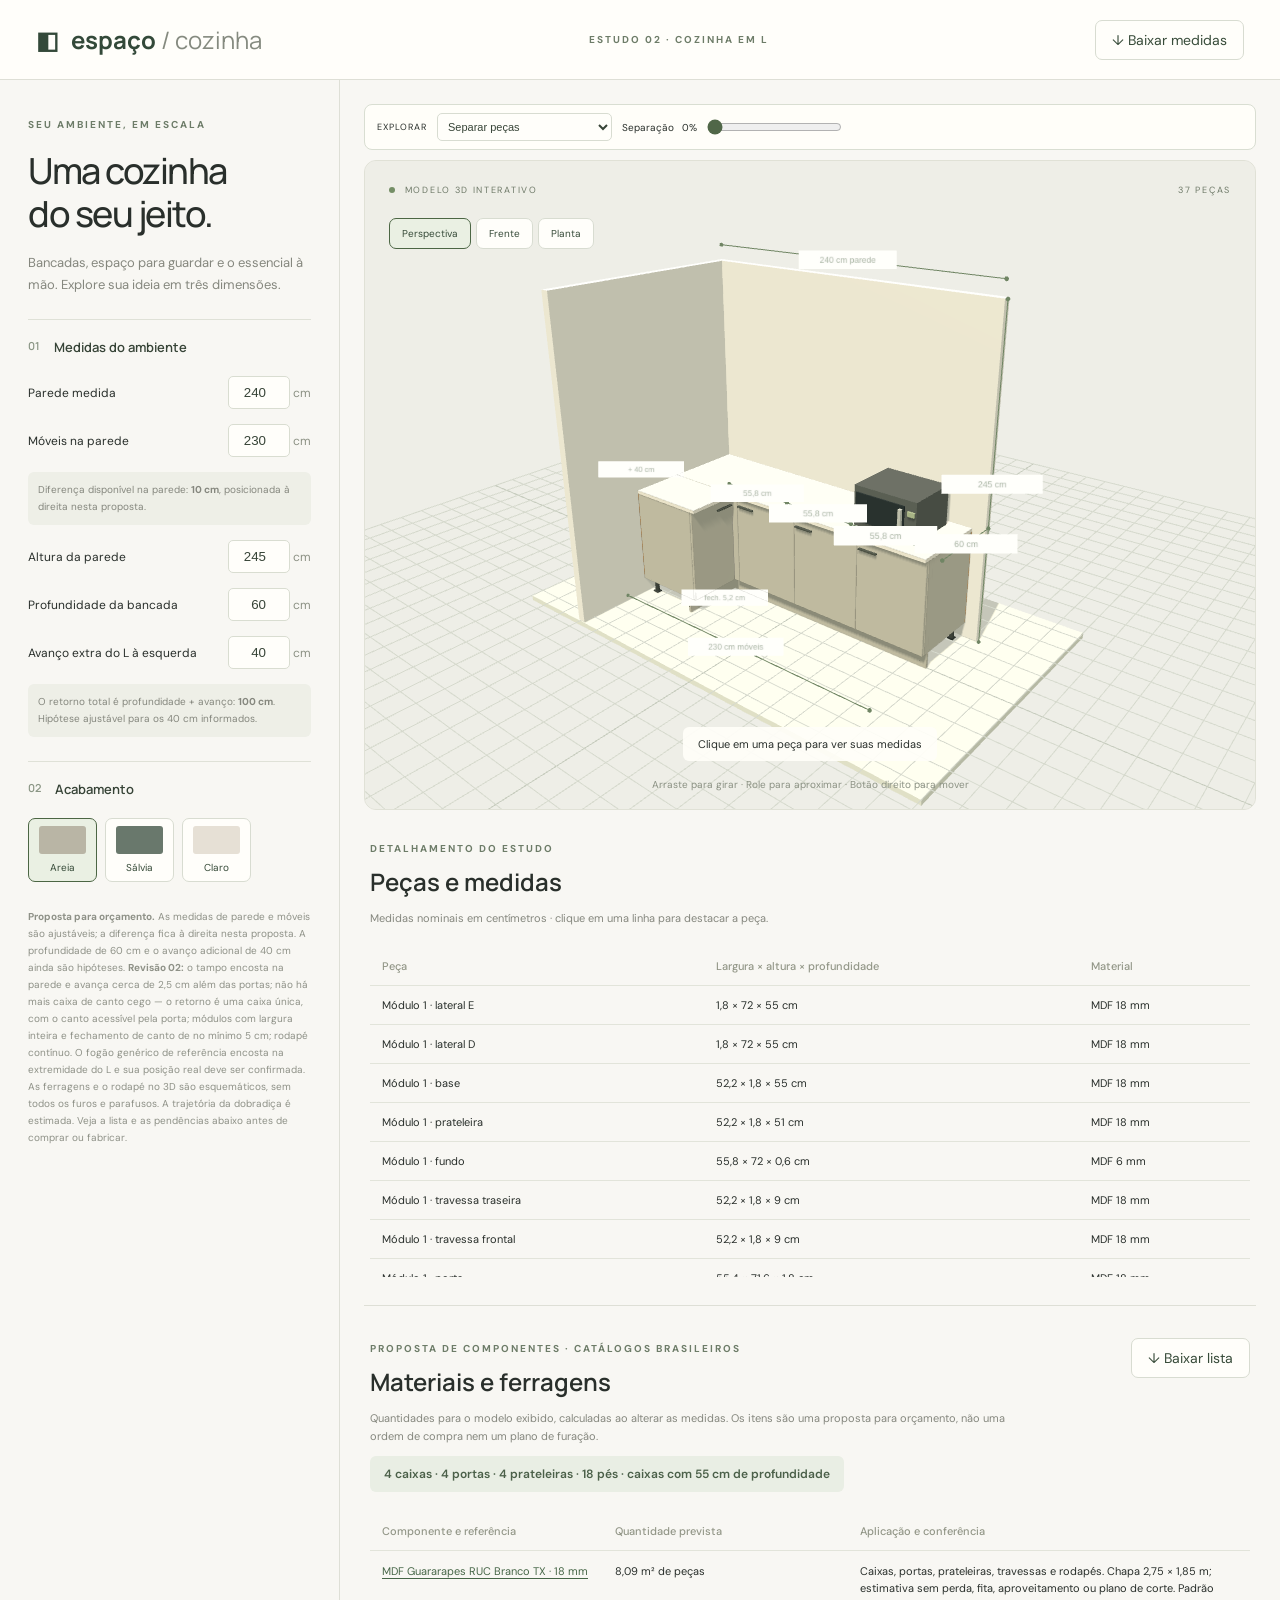
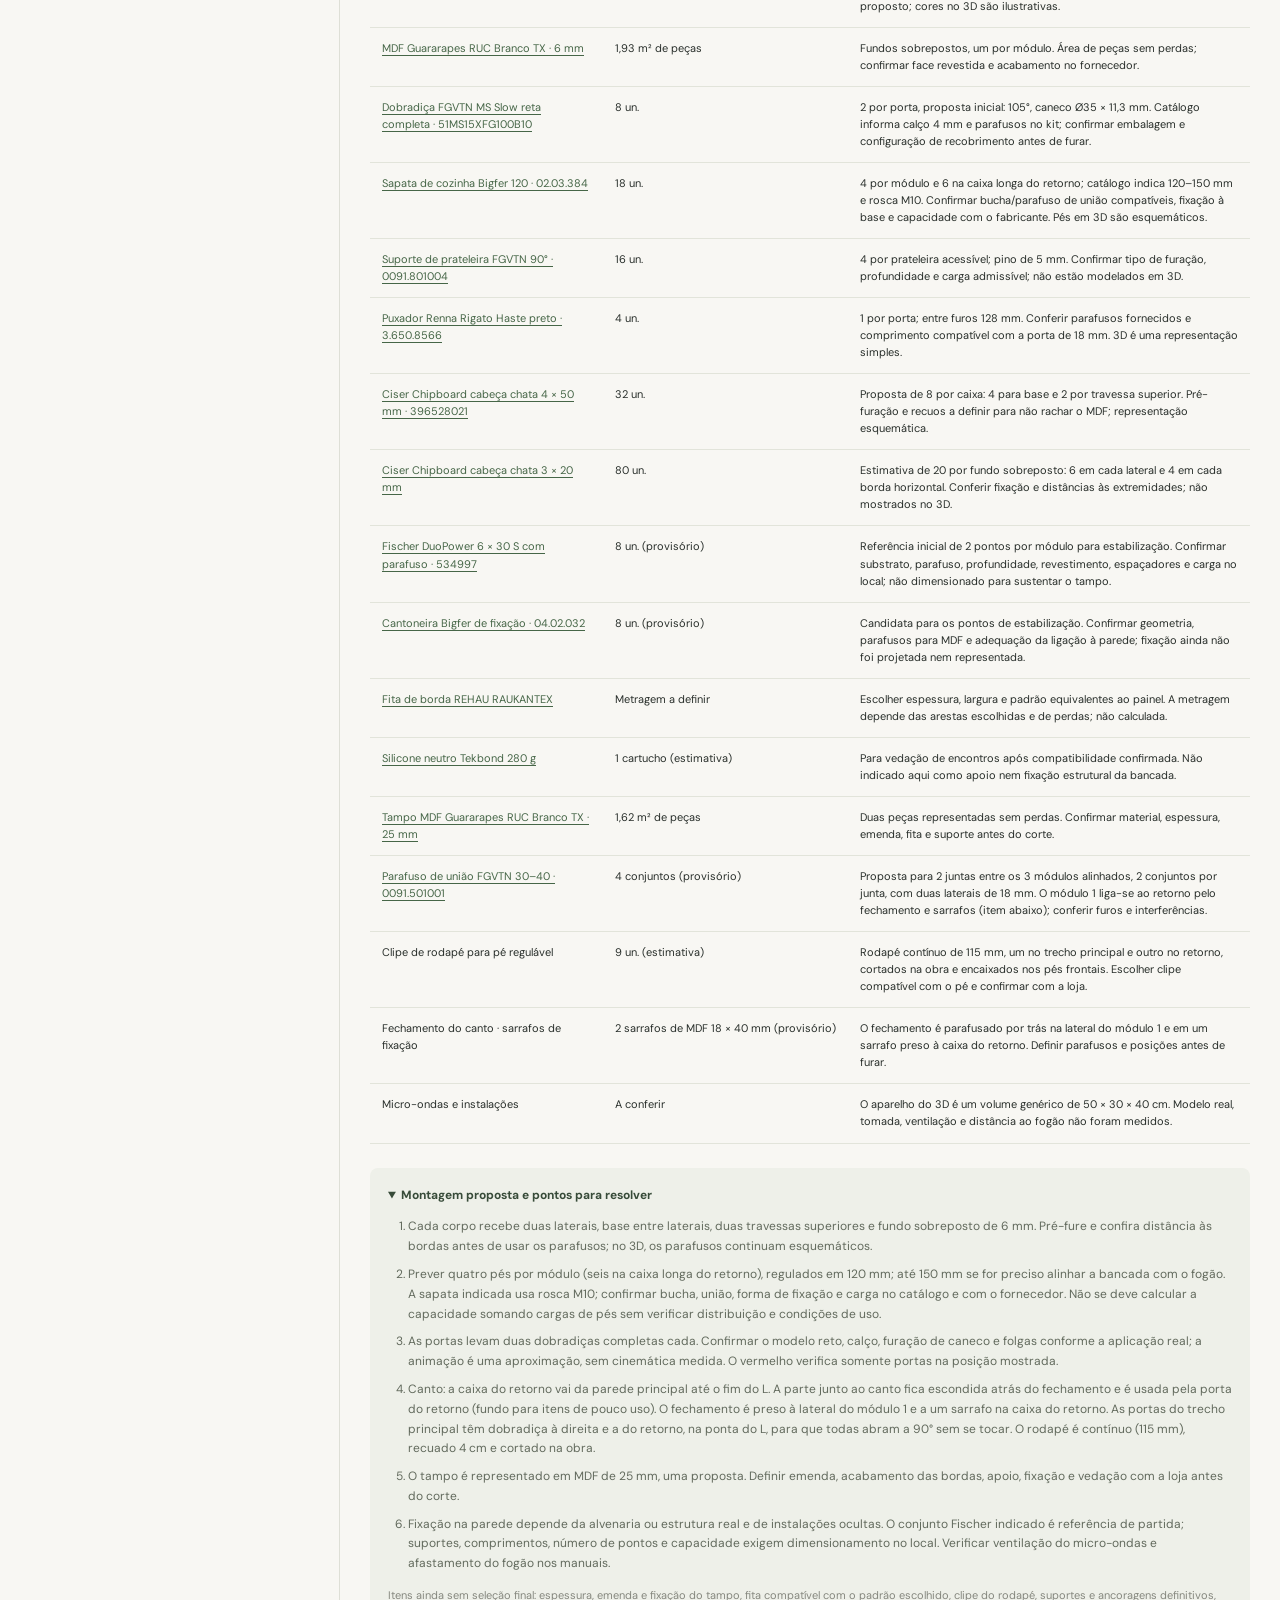
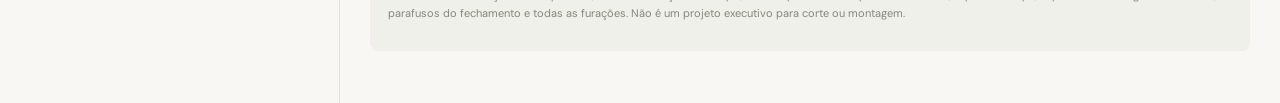
<file: index.html>
<!doctype html><html lang="pt-BR"><meta charset="utf-8"><title>Cozinha planejada — simulador</title><meta http-equiv="refresh" content="0; url=simulador/"><a href="simulador/">Abrir o simulador 3D</a></html>
</file>
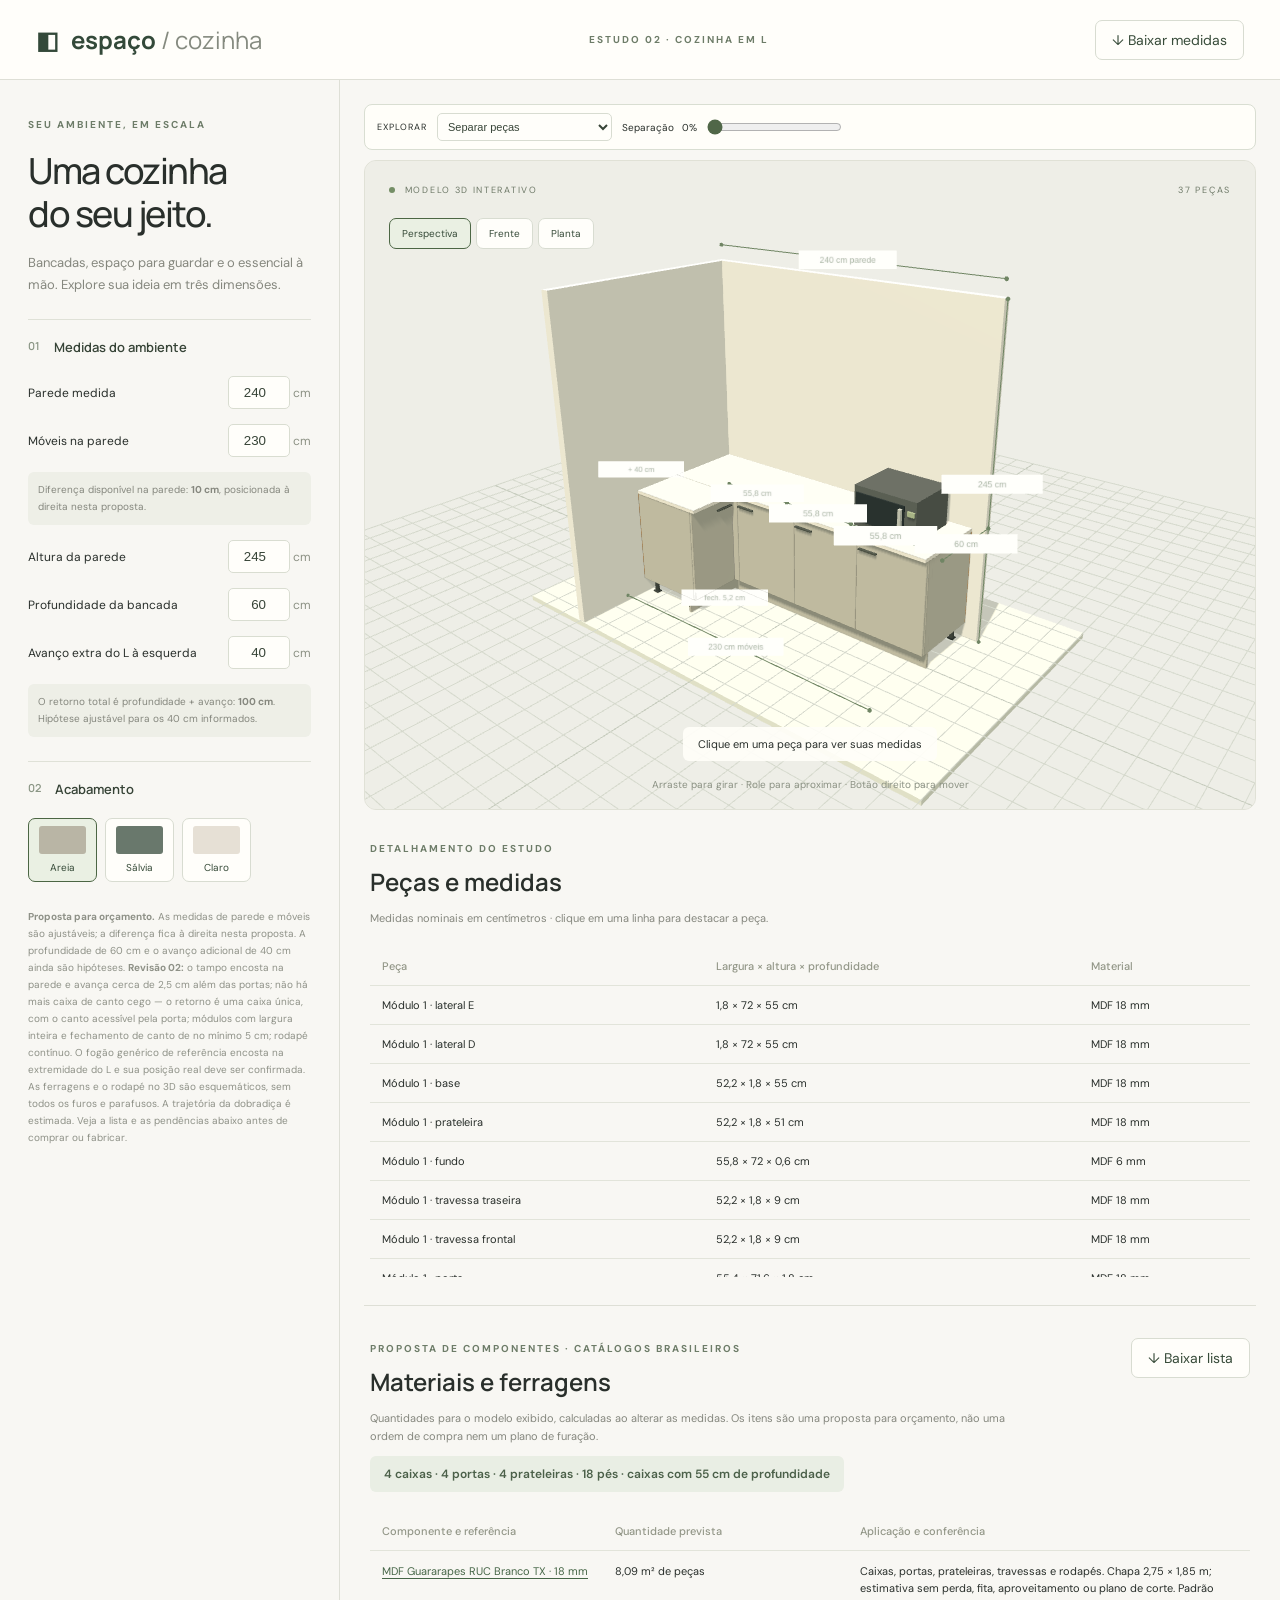
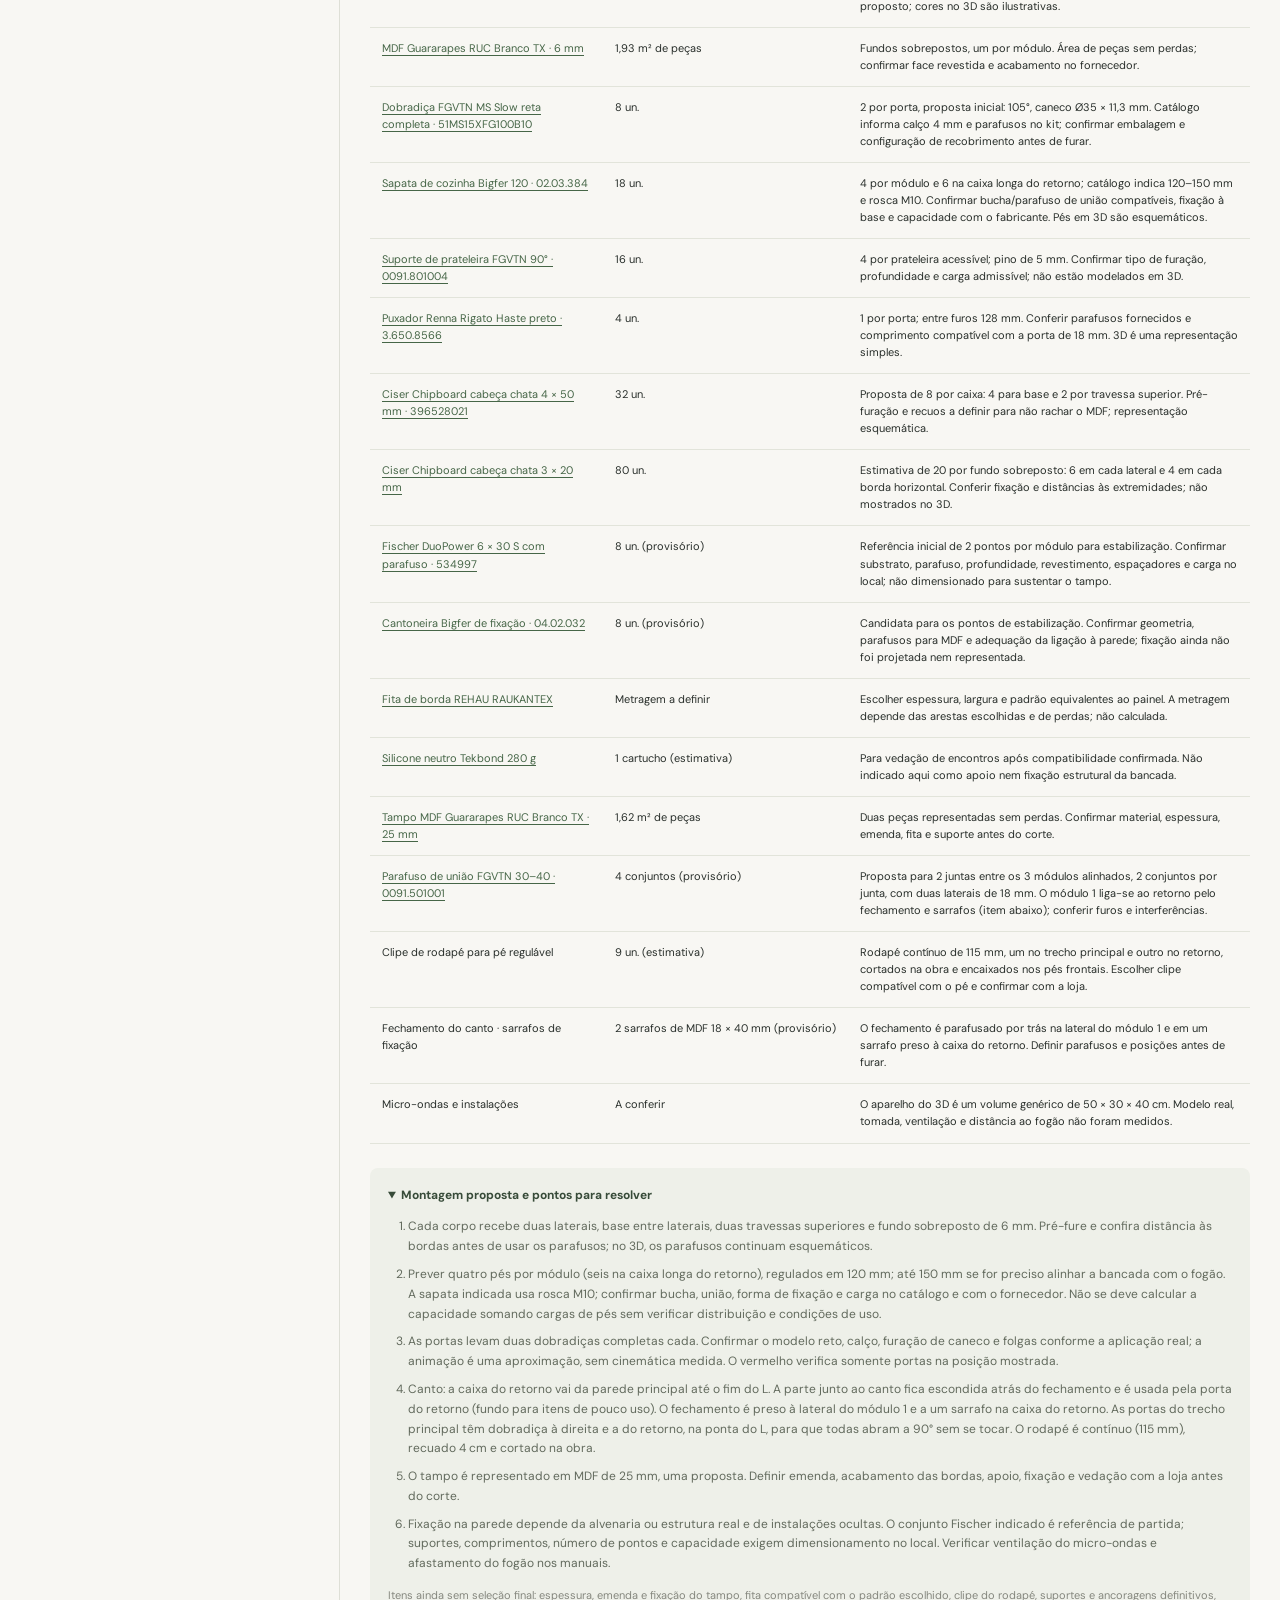
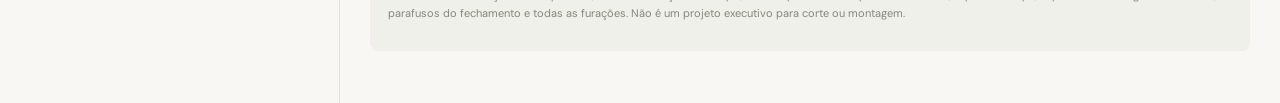
<file: simulador/index.html>
<!doctype html><html lang="pt-BR"><meta charset="utf-8"><meta name="viewport" content="width=device-width, initial-scale=1"><title>Sua cozinha — Estúdio 3D</title><link rel="stylesheet" href="style.css"><script type="importmap">{"imports":{"three":"./vendor/three.js"}}</script><body><header><a class="brand" href=".">◧ <span>espaço<span class="light"> / cozinha</span></span></a><span class="tag">ESTUDO 02 · COZINHA EM L</span><button id="csv">↓ Baixar medidas</button></header><main><aside><span class="eyebrow">SEU AMBIENTE, EM ESCALA</span><h1>Uma cozinha<br> do seu jeito.</h1><p class="intro">Bancadas, espaço para guardar e o essencial à mão. Explore sua ideia em três dimensões.</p><section><h2>01 <span>Medidas do ambiente</span></h2><label>Parede medida <span><input id="wallWidth" type="number" min="220" max="500" value="240"> cm</span></label><label>Móveis na parede <span><input id="width" type="number" min="220" max="500" value="230"> cm</span></label><p class="note">Diferença disponível na parede: <b id="wallGap">10 cm</b>, posicionada à direita nesta proposta.</p><label>Altura da parede <span><input id="height" type="number" min="200" max="350" value="245"> cm</span></label><label>Profundidade da bancada <span><input id="depth" type="number" min="50" max="75" value="60"> cm</span></label><label>Avanço extra do L à esquerda <span><input id="return" type="number" min="20" max="120" value="40"> cm</span></label><p class="note">O retorno total é profundidade + avanço: <b id="total">100 cm</b>. Hipótese ajustável para os 40 cm informados.</p></section><section><h2>02 <span>Acabamento</span></h2><div class="swatches"><button data-color="#b9b5a5" style="--c:#b9b5a5" class="active" aria-label="Areia">Areia</button><button data-color="#69786c" style="--c:#69786c" aria-label="Sálvia">Sálvia</button><button data-color="#e6e0d5" style="--c:#e6e0d5" aria-label="Off-white">Claro</button></div></section><div class="disclaimer"><b>Proposta para orçamento.</b> As medidas de parede e móveis são ajustáveis; a diferença fica à direita nesta proposta. A profundidade de 60 cm e o avanço adicional de 40 cm ainda são hipóteses. <b>Revisão 02:</b> o tampo encosta na parede e avança cerca de 2,5 cm além das portas; não há mais caixa de canto cego — o retorno é uma caixa única, com o canto acessível pela porta; módulos com largura inteira e fechamento de canto de no mínimo 5 cm; rodapé contínuo. O fogão genérico de referência encosta na extremidade do L e sua posição real deve ser confirmada. As ferragens e o rodapé no 3D são esquemáticos, sem todos os furos e parafusos. A trajetória da dobradiça é estimada. Veja a lista e as pendências abaixo antes de comprar ou fabricar.</div></aside><article><div class="toolbox"><label for="action">EXPLORAR</label><select id="action"><option value="explode">Separar peças</option><option value="door">Abrir uma porta</option><option value="other">Opções de visualização</option></select><div id="tool-explode"><label for="explode">Separação <output id="percent">0%</output></label><input id="explode" type="range" min="0" max="100" value="0"></div><div id="tool-door" hidden><label for="doorSelect">Escolha a porta</label><select id="doorSelect"></select><label for="doorAngle">Abertura <output id="doorValue">0°</output></label><input id="doorAngle" type="range" min="0" max="90" value="0"><p id="collisions" class="note"></p><p class="note">Trajetória estimada: deslocamento de até 10 mm lateral e 6 mm para fora. Não calibrada em ferragem real; vermelho verifica somente portas.</p></div><div id="tool-other" hidden><label class="check"><input id="hardware" type="checkbox" checked> Ferragens</label><label class="check"><input id="toe" type="checkbox" checked> Rodapés</label><label class="check"><input id="dims" type="checkbox" checked> Cotas</label><label class="check"><input id="refs" type="checkbox"> Fogão e pia</label><button id="screwZoom" type="button">Destacar parafusos: desligado</button></div></div><div class="viewport" id="view"><div class="viewtop"><span><i></i> MODELO 3D INTERATIVO</span><span id="count"></span></div><div id="error" hidden>Não foi possível iniciar o 3D. Use um navegador com WebGL habilitado.</div><nav><button id="perspective" class="active">Perspectiva</button><button id="front">Frente</button><button id="top">Planta</button></nav><div class="hint">Arraste para girar · Role para aproximar · Botão direito para mover</div><div class="selection" id="selection">Clique em uma peça para ver suas medidas</div></div><section class="parts"><div><span class="eyebrow">DETALHAMENTO DO ESTUDO</span><h2>Peças e medidas</h2><p>Medidas nominais em centímetros · clique em uma linha para destacar a peça.</p></div><div class="tablewrap"><table><thead><tr><th>Peça</th><th>Largura × altura × profundidade</th><th>Material</th></tr></thead><tbody id="parts"></tbody></table></div></section><section class="parts inventory" id="catalogue"><div class="inventory-head"><div><span class="eyebrow">PROPOSTA DE COMPONENTES · CATÁLOGOS BRASILEIROS</span><h2>Materiais e ferragens</h2><p>Quantidades para o modelo exibido, calculadas ao alterar as medidas. Os itens são uma proposta para orçamento, não uma ordem de compra nem um plano de furação.</p></div><button id="csvHardware" type="button">↓ Baixar lista</button></div><div class="summary" id="modelSummary"></div><div class="tablewrap inventory-table"><table><thead><tr><th>Componente e referência</th><th>Quantidade prevista</th><th>Aplicação e conferência</th></tr></thead><tbody id="hardwareList"></tbody></table></div><details class="construction-notes" open><summary>Montagem proposta e pontos para resolver</summary><ol><li>Cada corpo recebe duas laterais, base entre laterais, duas travessas superiores e fundo sobreposto de 6 mm. Pré-fure e confira distância às bordas antes de usar os parafusos; no 3D, os parafusos continuam esquemáticos.</li><li>Prever quatro pés por módulo (seis na caixa longa do retorno), regulados em 120 mm; até 150 mm se for preciso alinhar a bancada com o fogão. A sapata indicada usa rosca M10; confirmar bucha, união, forma de fixação e carga no catálogo e com o fornecedor. Não se deve calcular a capacidade somando cargas de pés sem verificar distribuição e condições de uso.</li><li>As portas levam duas dobradiças completas cada. Confirmar o modelo reto, calço, furação de caneco e folgas conforme a aplicação real; a animação é uma aproximação, sem cinemática medida. O vermelho verifica somente portas na posição mostrada.</li><li>Canto: a caixa do retorno vai da parede principal até o fim do L. A parte junto ao canto fica escondida atrás do fechamento e é usada pela porta do retorno (fundo para itens de pouco uso). O fechamento é preso à lateral do módulo 1 e a um sarrafo na caixa do retorno. As portas do trecho principal têm dobradiça à direita e a do retorno, na ponta do L, para que todas abram a 90° sem se tocar. O rodapé é contínuo (115 mm), recuado 4 cm e cortado na obra.</li><li>O tampo é representado em MDF de 25 mm, uma proposta. Definir emenda, acabamento das bordas, apoio, fixação e vedação com a loja antes do corte.</li><li>Fixação na parede depende da alvenaria ou estrutura real e de instalações ocultas. O conjunto Fischer indicado é referência de partida; suportes, comprimentos, número de pontos e capacidade exigem dimensionamento no local. Verificar ventilação do micro-ondas e afastamento do fogão nos manuais.</li></ol><p>Itens ainda sem seleção final: espessura, emenda e fixação do tampo, fita compatível com o padrão escolhido, clipe do rodapé, suportes e ancoragens definitivos, parafusos do fechamento e todas as furações. Não é um projeto executivo para corte ou montagem.</p></details></section></article></main><script type="module" src="app.js"></script></body></html>
</file>
<file: simulador/style.css>
@import url('https://fonts.googleapis.com/css2?family=DM+Sans:wght@400;500;600;700&family=Manrope:wght@400;500;600;700;800&display=swap');
*{box-sizing:border-box}body{margin:0;background:#f8f7f3;color:#292f2b;font:14px 'DM Sans',sans-serif}header{height:80px;display:flex;align-items:center;justify-content:space-between;padding:0 36px;border-bottom:1px solid #dedfd6;background:#fffefa}.brand{font:700 24px Manrope,sans-serif;color:#334939;text-decoration:none;display:flex;gap:12px;align-items:center}.light{font-weight:400;color:#858a7f}.tag,.eyebrow{font-size:10px;letter-spacing:2px;font-weight:700;color:#6d7c68}button{font:inherit;cursor:pointer;border:1px solid #d8dcd1;border-radius:7px;background:#fffefa;color:#374b39;padding:10px 16px}button:hover{background:#e8eddf}main{display:grid;grid-template-columns:340px 1fr}aside{padding:34px 28px;border-right:1px solid #dedfd6}h1{font:500 36px/1.2 Manrope,sans-serif;letter-spacing:-1.5px;margin:17px 0}p{line-height:1.65;color:#85877e}.intro{font-size:13px}aside section{border-top:1px solid #dfe1d7;padding-top:18px;margin-top:24px}h2{font:600 17px Manrope,sans-serif}aside h2{font-size:11px;color:#8b9685;display:flex;gap:14px;margin:0 0 20px}h2 span{font-size:13px;color:#374437}label{display:flex;justify-content:space-between;align-items:center;font-size:12px;margin:15px 0;gap:8px}input[type=number]{width:62px;border:1px solid #d9ddd1;border-radius:5px;background:#fffefa;padding:8px;color:#374437;text-align:right}label span{white-space:nowrap;color:#8c9184}input[type=range]{width:100%;accent-color:#506748}.note{font-size:10px;background:#eeefe7;padding:10px;border-radius:6px}.swatches{display:flex;gap:8px}.swatches button{padding:7px 10px;font-size:10px}.swatches button:before{content:'';display:block;background:var(--c);width:47px;height:28px;border-radius:3px;margin-bottom:7px}.active{border-color:#4c6644!important;background:#eaf0e3!important}.check{justify-content:flex-start}.check input{accent-color:#506748}.disclaimer{font-size:10px;line-height:1.7;color:#8e9187;margin-top:26px}article{min-width:0;padding:24px}.viewport{height:650px;position:relative;background:#eeeee7;border:1px solid #e0e1d6;border-radius:12px;overflow:hidden}.viewport canvas{display:block;width:100%;height:100%;touch-action:none}.viewtop{position:absolute;left:24px;right:24px;top:23px;display:flex;justify-content:space-between;font-size:9px;letter-spacing:1.7px;color:#6e7968;pointer-events:none}i{display:inline-block;width:6px;height:6px;border-radius:100%;background:#748e66;margin-right:6px}nav{position:absolute;top:57px;left:24px;display:flex;gap:5px}nav button{font-size:10px;padding:8px 12px}.hint{position:absolute;bottom:18px;left:0;right:0;text-align:center;font-size:10px;color:#8b9183;pointer-events:none}.selection{position:absolute;bottom:48px;left:50%;transform:translateX(-50%);font-size:11px;background:#fffef9e8;padding:10px 15px;border-radius:6px;text-align:center;max-width:90%;width:max-content;pointer-events:none}.parts{padding:28px 6px}.parts h2{font-size:24px;margin:9px 0}.parts p{font-size:11px}.tablewrap{max-height:330px;overflow:auto;margin-top:20px}table{width:100%;border-collapse:collapse;text-align:left;font-size:11px}th{font-weight:500;color:#929687;position:sticky;top:0;background:#f8f7f3}th,td{padding:12px;border-bottom:1px solid #e2e4da}tbody tr{cursor:pointer}tbody tr:hover{background:#e9ede1}#error{position:absolute;top:45%;left:10%;right:10%;text-align:center}@media(max-width:850px){header{padding:0 18px;height:68px}.tag{display:none}main{grid-template-columns:1fr}aside{padding:24px;border-right:0}h1 br{display:none}aside section{margin-top:18px}article{padding:12px}.viewport{height:520px}aside .intro{max-width:500px}header button{font-size:11px}.brand{font-size:20px}} 

.toolbox{position:absolute;right:18px;top:55px;width:225px;padding:14px;background:#fffefaf2;border:1px solid #d9ded2;border-radius:9px;box-shadow:0 6px 20px #3744371a}.toolbox>label{margin:0 0 8px;font-size:10px;letter-spacing:1px}.toolbox select{width:100%;padding:8px;border:1px solid #d8dcd1;border-radius:5px;background:#fffefa;color:#374437}.toolbox label{margin:10px 0 5px}.toolbox .note{margin:7px 0 0;font-size:10px}.toolbox button{font-size:10px;padding:7px}.toolbox [hidden]{display:none}@media(max-width:600px){.viewport{height:600px}.toolbox{top:auto;bottom:70px;right:10px;width:190px;padding:10px}.hint{bottom:12px;font-size:9px}.selection{bottom:43px;max-width:70%}nav{left:10px;top:49px}}

/* Compact control strip above, never over the 3D canvas. */
.toolbox{position:static;width:auto;display:flex;align-items:center;gap:10px;padding:8px 12px;margin-bottom:10px;box-shadow:none;border-radius:8px}.toolbox>label{flex:none;margin:0;font-size:9px}.toolbox>select{width:175px;flex:none}.toolbox select{padding:6px;font-size:11px}.toolbox>div:not([hidden]){display:flex;align-items:center;gap:8px;flex-wrap:wrap;min-width:0}.toolbox>div>label{margin:0;white-space:nowrap;font-size:10px}.toolbox input[type=range]{width:135px}.toolbox .note{margin:0;max-width:290px;line-height:1.3}.toolbox .check{margin:0;white-space:nowrap}.toolbox #doorSelect{width:145px}.toolbox #screwZoom{white-space:nowrap}@media(max-width:700px){.toolbox{width:auto;margin-bottom:8px;padding:8px;gap:6px;flex-wrap:wrap}.toolbox>select{width:155px}.toolbox>div:not([hidden]){width:100%;gap:6px}.toolbox input[type=range]{width:105px}.toolbox .note{max-width:none;width:100%}.toolbox #doorSelect{width:130px}}
.inventory{border-top:1px solid #dedfd6;padding-top:32px}.inventory-head{display:flex;align-items:flex-start;justify-content:space-between;gap:18px}.inventory-head p{max-width:650px}.inventory-head button{white-space:nowrap}.summary{display:inline-block;padding:10px 14px;border-radius:6px;background:#e9eee4;color:#4b6049;font-size:12px;font-weight:600}.inventory-table{max-height:none}.inventory td{line-height:1.55;vertical-align:top}.inventory td:first-child{min-width:190px}.inventory td:nth-child(2){min-width:120px;white-space:nowrap}.inventory td a{color:#466647;text-decoration:underline;text-underline-offset:3px}.construction-notes{margin-top:24px;padding:18px;background:#eef0e9;border-radius:8px;color:#626a5d;line-height:1.65;font-size:12px}.construction-notes summary{font-weight:700;color:#374b39;cursor:pointer}.construction-notes ol{padding-left:20px}.construction-notes li{margin:8px 0}.construction-notes p{font-size:11px}@media(max-width:700px){.inventory-head{display:block}.inventory-head button{margin-bottom:12px}.inventory-table{overflow-x:auto}.inventory-table table{min-width:620px}}
</file>
